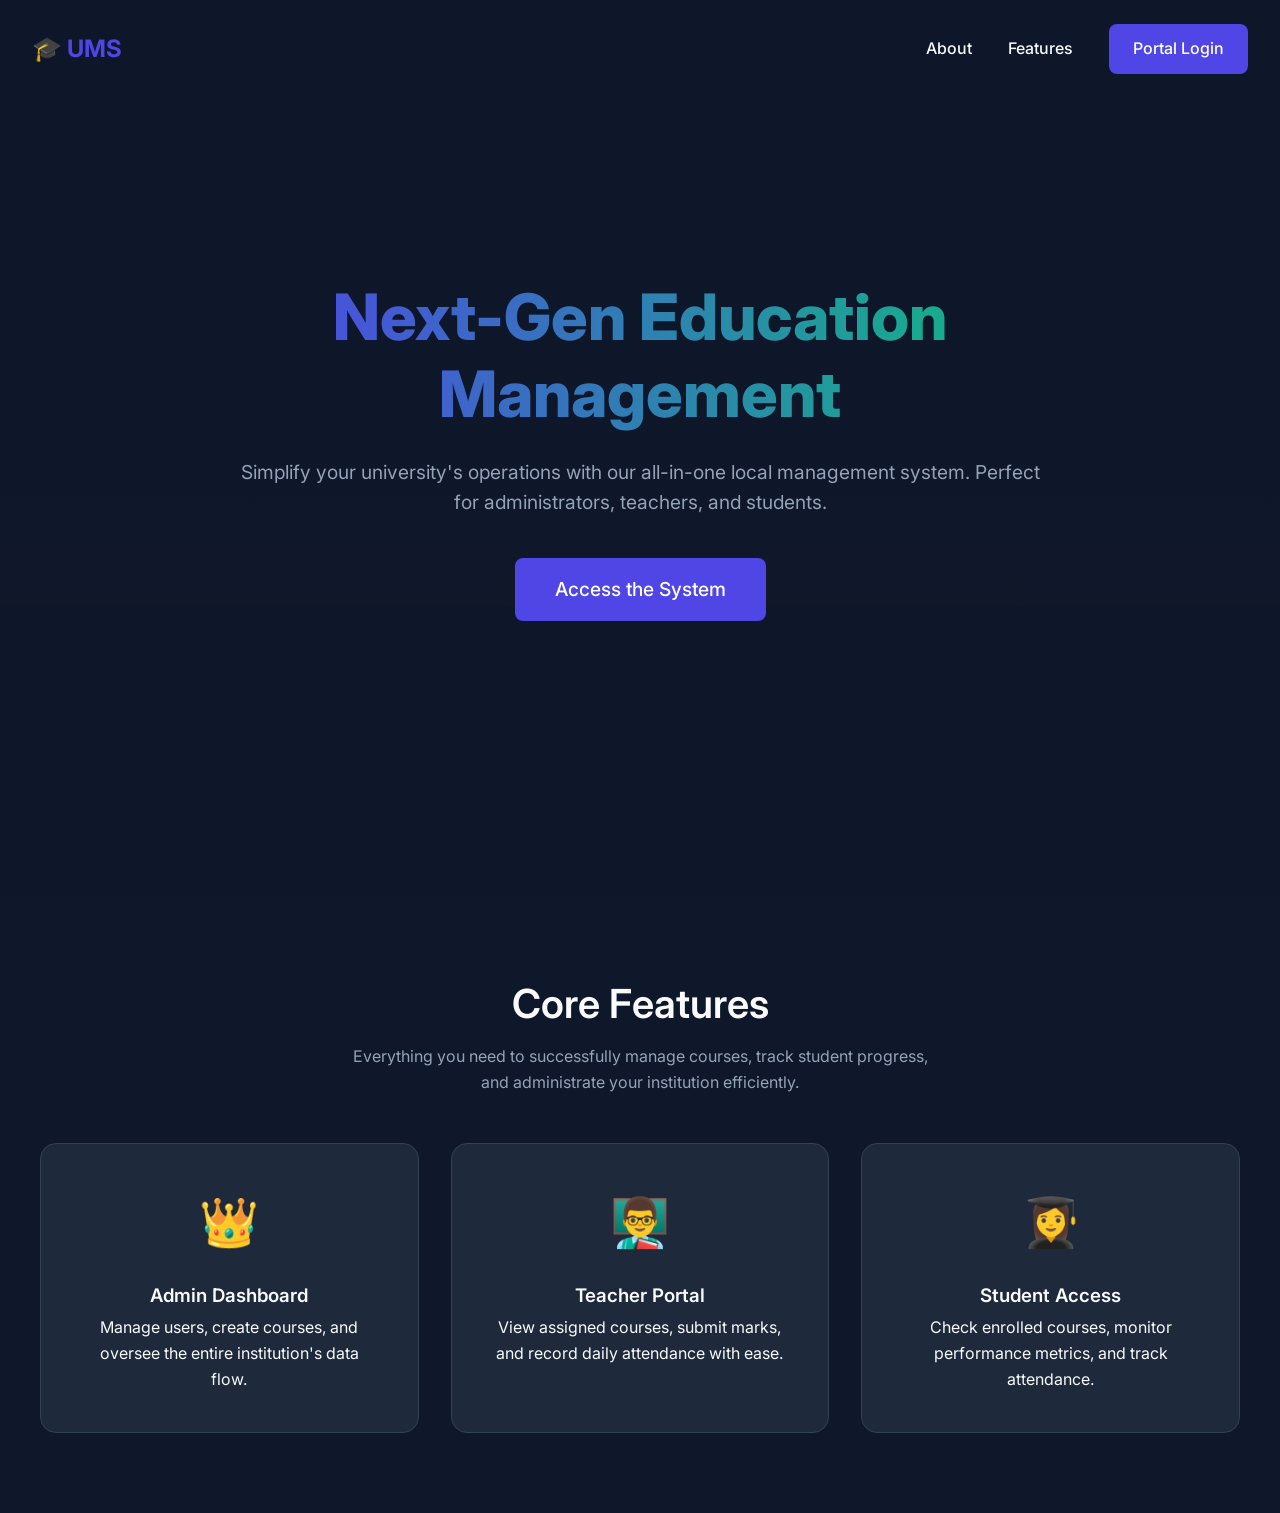
<file: index.html>
<!-- index.html -->
<!DOCTYPE html>
<html lang="en">
<head>
    <meta charset="UTF-8">
    <meta name="viewport" content="width=device-width, initial-scale=1.0">
    <title>University Management System</title>
    <link rel="stylesheet" href="assets/css/style.css">
    <style>
        .hero {
            min-height: 100vh;
            display: flex;
            align-items: center;
            justify-content: center;
            text-align: center;
            background: linear-gradient(rgba(15, 23, 42, 0.8), rgba(15, 23, 42, 0.9)), url('https://images.unsplash.com/photo-1541339907198-e08756dedf3f?ixlib=rb-1.2.1&auto=format&fit=crop&w=1920&q=80') center/cover;
            padding: 20px;
        }

        .navbar {
            position: fixed;
            top: 0;
            width: 100%;
            padding: 1.5rem 2rem;
            display: flex;
            justify-content: space-between;
            align-items: center;
            background: rgba(15, 23, 42, 0.9);
            backdrop-filter: blur(10px);
            z-index: 1000;
        }

        .nav-brand {
            font-size: 1.5rem;
            font-weight: 700;
            color: var(--primary);
        }

        .nav-links a {
            margin-left: 2rem;
            color: var(--text-main);
            font-weight: 500;
        }

        .nav-links a:hover {
            color: var(--primary);
        }

        .hero-content {
            max-width: 800px;
        }

        .hero-title {
            font-size: 4rem;
            font-weight: 800;
            margin-bottom: 1.5rem;
            background: linear-gradient(to right, #4f46e5, #10b981);
            -webkit-background-clip: text;
            -webkit-text-fill-color: transparent;
        }

        .hero-subtitle {
            font-size: 1.2rem;
            color: var(--text-muted);
            margin-bottom: 2.5rem;
        }

        .features-section {
            padding: 5rem 0;
            background-color: var(--bg-dark);
        }

        .features-grid {
            display: grid;
            grid-template-columns: repeat(auto-fit, minmax(300px, 1fr));
            gap: 2rem;
            margin-top: 3rem;
        }

        .feature-card {
            background: var(--bg-card);
            padding: 2.5rem;
            border-radius: 1rem;
            border: 1px solid var(--border);
            text-align: center;
            transition: transform 0.3s ease;
        }

        .feature-card:hover {
            transform: translateY(-10px);
            border-color: var(--primary);
        }

        .feature-icon {
            font-size: 3rem;
            margin-bottom: 1.5rem;
        }
    </style>
</head>
<body>

    <nav class="navbar">
        <div class="nav-brand">🎓 UMS</div>
        <div class="nav-links">
            <a href="#about">About</a>
            <a href="#features">Features</a>
            <a href="login.html" class="btn btn-primary" style="color: white; margin-left: 2rem;">Portal Login</a>
        </div>
    </nav>

    <section class="hero animate-fade-in">
        <div class="hero-content">
            <h1 class="hero-title">Next-Gen Education Management</h1>
            <p class="hero-subtitle">Simplify your university's operations with our all-in-one local management system. Perfect for administrators, teachers, and students.</p>
            <a href="login.html" class="btn btn-primary" style="font-size: 1.2rem; padding: 1rem 2.5rem;">Access the System</a>
        </div>
    </section>

    <section id="features" class="features-section container">
        <h2 class="text-center" style="font-size: 2.5rem; margin-bottom: 1rem;">Core Features</h2>
        <p class="text-center" style="color: var(--text-muted); max-width: 600px; margin: 0 auto;">Everything you need to successfully manage courses, track student progress, and administrate your institution efficiently.</p>
        
        <div class="features-grid">
            <div class="feature-card">
                <div class="feature-icon">👑</div>
                <h3>Admin Dashboard</h3>
                <p class="text-muted mt-1">Manage users, create courses, and oversee the entire institution's data flow.</p>
            </div>
            <div class="feature-card">
                <div class="feature-icon">👨‍🏫</div>
                <h3>Teacher Portal</h3>
                <p class="text-muted mt-1">View assigned courses, submit marks, and record daily attendance with ease.</p>
            </div>
            <div class="feature-card">
                <div class="feature-icon">👩‍🎓</div>
                <h3>Student Access</h3>
                <p class="text-muted mt-1">Check enrolled courses, monitor performance metrics, and track attendance.</p>
            </div>
        </div>
    </section>

</body>
</html>
</file>
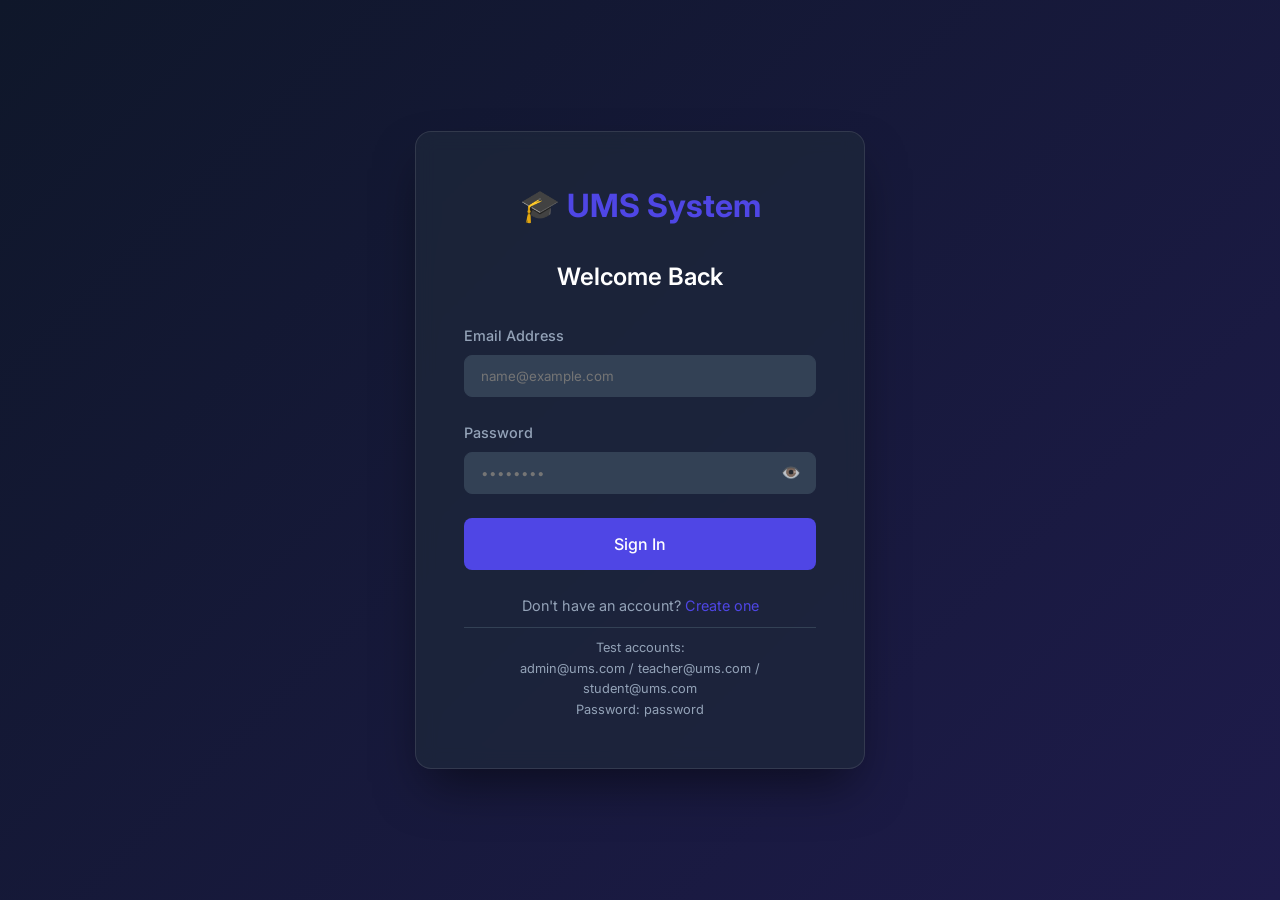
<file: login.html>
<!-- login.html -->
<!DOCTYPE html>
<html lang="en">
<head>
    <meta charset="UTF-8">
    <meta name="viewport" content="width=device-width, initial-scale=1.0">
    <title>Login - University Management System</title>
    <link rel="stylesheet" href="assets/css/style.css">
    <link rel="stylesheet" href="assets/css/auth.css">
</head>
<body>
    <div class="auth-container">
        <div class="auth-card animate-fade-in">
            <div class="auth-logo">🎓 UMS System</div>
            
            <!-- Login Form -->
            <div id="login-section">
                <h2>Welcome Back</h2>
                <form id="login-form">
                    <div class="form-group">
                        <label class="form-label" for="login-email">Email Address</label>
                        <input type="email" id="login-email" class="form-control" required placeholder="name@example.com">
                    </div>
                    <div class="form-group">
                        <label class="form-label" for="login-password">Password</label>
                        <div class="password-wrapper">
                            <input type="password" id="login-password" class="form-control" required placeholder="••••••••">
                            <span class="toggle-password" data-target="login-password">👁️</span>
                        </div>
                    </div>
                    <button type="submit" class="btn btn-primary btn-block">Sign In</button>
                </form>
                <div class="auth-switch">
                    Don't have an account? <a href="#" id="show-signup">Create one</a>
                </div>
                <div class="auth-switch" style="margin-top: 10px; font-size: 0.8rem; border-top: 1px solid var(--border); padding-top:10px;">
                    Test accounts:<br>
                    admin@ums.com / teacher@ums.com / student@ums.com <br> Password: password
                </div>
            </div>

            <!-- Signup Form -->
            <div id="signup-section" style="display: none;">
                <h2>Create Account</h2>
                <form id="signup-form-el">
                    <div class="form-group">
                        <label class="form-label" for="signup-name">Full Name</label>
                        <input type="text" id="signup-name" class="form-control" required placeholder="John Doe">
                    </div>
                    <div class="form-group">
                        <label class="form-label" for="signup-email">Email Address</label>
                        <input type="email" id="signup-email" class="form-control" required placeholder="name@example.com">
                    </div>
                    <div class="form-group">
                        <label class="form-label" for="signup-password">Password</label>
                        <div class="password-wrapper">
                            <input type="password" id="signup-password" class="form-control" required minlength="6" placeholder="••••••••">
                            <span class="toggle-password" data-target="signup-password">👁️</span>
                        </div>
                    </div>
                    <div class="form-group">
                        <label class="form-label" for="signup-role">I am a</label>
                        <select id="signup-role" class="form-control" required>
                            <option value="student">Student</option>
                            <option value="teacher">Teacher</option>
                        </select>
                    </div>
                    <div class="form-group">
                        <label class="form-label" for="signup-department">Select Course / Stream</label>
                        <select id="signup-department" class="form-control" required>
                            <option value="">Choose...</option>
                            <optgroup label="Undergraduate Programs (UG)">
                                <option value="B.Tech - Computer Science & Engineering (Co-Op)">B.Tech - Computer Science & Engineering (Co-Op)</option>
                                <option value="B.Tech - Civil Engineering">B.Tech - Civil Engineering</option>
                                <option value="B.Tech - Electrical & Electronics Engineering">B.Tech - Electrical & Electronics Engineering</option>
                                <option value="B.Tech - Mechanical Engineering">B.Tech - Mechanical Engineering</option>
                                <option value="BSc - Microbiology">BSc - Microbiology</option>
                                <option value="BSc - Chemistry">BSc - Chemistry</option>
                                <option value="BSc - Botany & Plant Biotechnology">BSc - Botany & Plant Biotechnology</option>
                                <option value="BSc - Zoology & Animal Biotechnology">BSc - Zoology & Animal Biotechnology</option>
                                <option value="BSc - Data Science">BSc - Data Science</option>
                                <option value="BBA">BBA</option>
                                <option value="BBA-LLB">BBA-LLB</option>
                                <option value="BA in Journalism & Mass Communication">BA in Journalism & Mass Communication</option>
                                <option value="B.Arch">B.Arch</option>
                                <option value="BCA">BCA</option>
                            </optgroup>
                            <optgroup label="Postgraduate Programs (PG)">
                                <option value="M.Sc - Organic Chemistry">M.Sc - Organic Chemistry</option>
                                <option value="M.Sc - Analytical Chemistry">M.Sc - Analytical Chemistry</option>
                                <option value="M.Sc - Clinical Embryology">M.Sc - Clinical Embryology</option>
                                <option value="M.Sc - Microbiology">M.Sc - Microbiology</option>
                                <option value="M.Sc - Botany & Biotechnology">M.Sc - Botany & Biotechnology</option>
                                <option value="M.Sc - Computer Science">M.Sc - Computer Science</option>
                                <option value="M.Sc - Pharmaceutical Chemistry">M.Sc - Pharmaceutical Chemistry</option>
                                <option value="Integrated BSc-MSc Biomedical Science">Integrated BSc-MSc Biomedical Science</option>
                                <option value="MBA (Marketing, HR, Finance, Operations)">MBA (Marketing, HR, Finance, Operations)</option>
                                <option value="LLM (Corporate & Commercial Laws)">LLM (Corporate & Commercial Laws)</option>
                                <option value="M.Tech">M.Tech</option>
                                <option value="MSW">MSW</option>
                                <option value="M.Ed">M.Ed</option>
                            </optgroup>
                            <optgroup label="Integrated Programs">
                                <option value="Integrated BTech-MBA-MSc (Computer Science)">Integrated BTech-MBA-MSc (Computer Science)</option>
                                <option value="Integrated BSc-MSc (Biomedical Science)">Integrated BSc-MSc (Biomedical Science)</option>
                            </optgroup>
                            <optgroup label="PhD & Diploma">
                                <option value="PhD (Management)">PhD (Management)</option>
                                <option value="PhD (Engineering)">PhD (Engineering)</option>
                                <option value="PhD (Sciences)">PhD (Sciences)</option>
                                <option value="PhD (Education)">PhD (Education)</option>
                                <option value="PhD (Journalism)">PhD (Journalism)</option>
                                <option value="PhD (Law)">PhD (Law)</option>
                                <option value="PG Diploma in Business Analytics">PG Diploma in Business Analytics</option>
                                <option value="Diploma in Bioinformatics">Diploma in Bioinformatics</option>
                                <option value="Diploma in Business and Corporate Law">Diploma in Business and Corporate Law</option>
                                <option value="Certificate in Machine Learning & AI">Certificate in Machine Learning & AI</option>
                            </optgroup>
                        </select>
                    </div>
                    <button type="submit" class="btn btn-primary btn-block">Sign Up</button>
                </form>
                <div class="auth-switch">
                    Already have an account? <a href="#" id="show-login">Sign In</a>
                </div>
            </div>

        </div>
    </div>

    <script src="assets/js/storage.js"></script>
    <script src="assets/js/app.js"></script>
    <script src="assets/js/auth.js"></script>
</body>
</html>
</file>
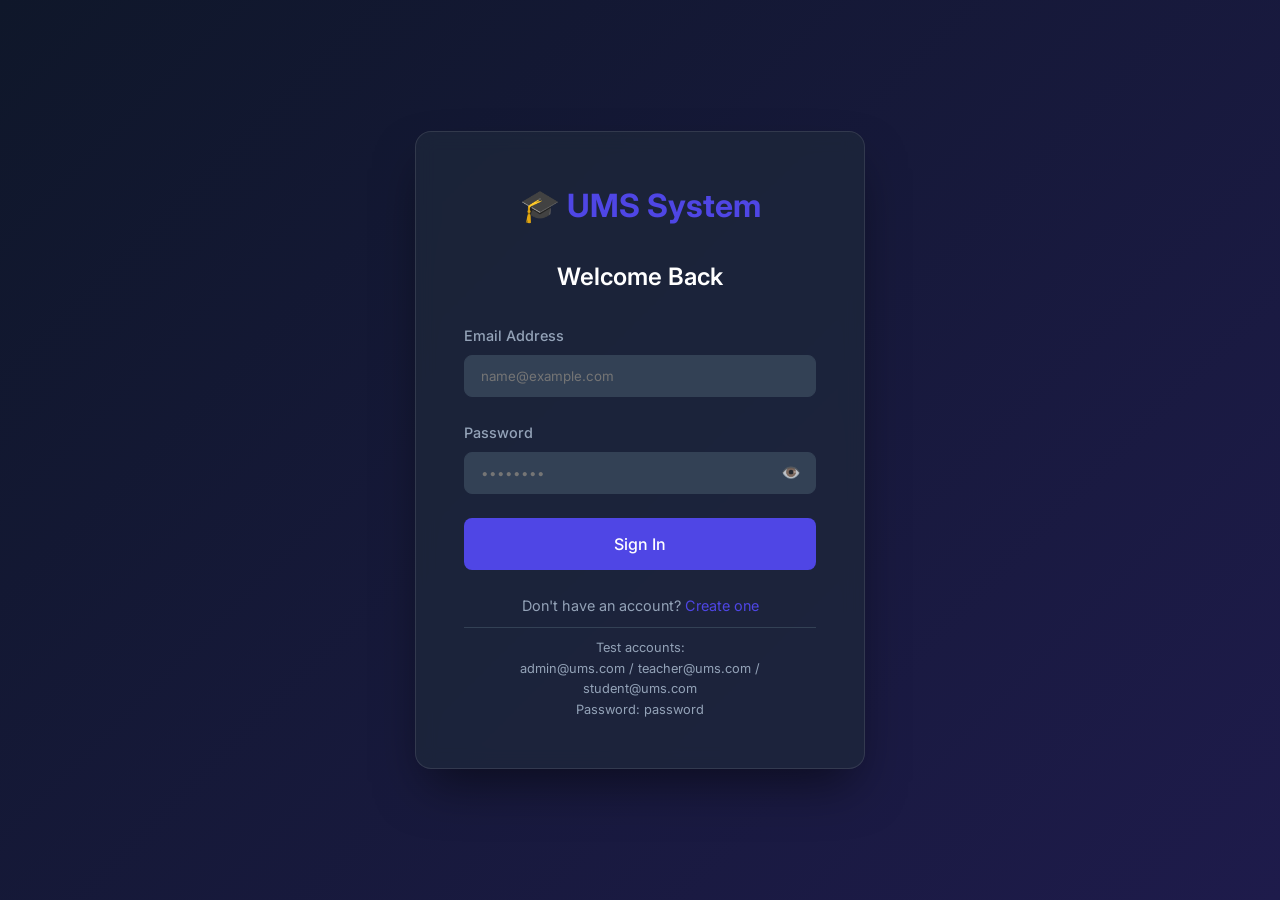
<file: teacher_dashboard.html>
<!-- teacher_dashboard.html -->
<!DOCTYPE html>
<html lang="en">
<head>
    <meta charset="UTF-8">
    <meta name="viewport" content="width=device-width, initial-scale=1.0">
    <title>Teacher Dashboard - UMS</title>
    <link rel="stylesheet" href="assets/css/style.css">
    <link rel="stylesheet" href="assets/css/dashboard.css">
</head>
<body>

    <div class="dashboard-layout">
        <aside class="sidebar">
            <div class="sidebar-header">
                🎓 UMS Teacher
            </div>
            <nav class="sidebar-nav">
                <a href="#" class="sidebar-link active" data-target="dashboard-sect">
                    <span>📚</span> My Courses
                </a>
                <a href="#" class="sidebar-link" data-target="marks-sect">
                    <span>📝</span> Grading & Marks
                </a>
                <a href="#" class="sidebar-link" data-target="students-sect">
                    <span>👥</span> My Students
                </a>
                <a href="#" class="sidebar-link" data-target="attendance-sect">
                    <span>📅</span> Attendance
                </a>
            </nav>
            <div class="sidebar-user">
                <div class="user-avatar" id="sidebar-user-avatar">T</div>
                <div style="flex-grow: 1;">
                    <div style="font-weight: 500;" id="sidebar-user-name">Teacher</div>
                    <div style="font-size: 0.8rem; color: var(--text-muted);" id="sidebar-user-role">Teacher</div>
                </div>
                <button class="btn btn-danger" style="padding: 0.5rem;" id="logout-btn">🚪</button>
            </div>
        </aside>

        <main class="main-content">
            <div class="dashboard-header animate-fade-in">
                <h2>Teacher Portal</h2>
                <div style="color: var(--text-muted);" id="current-date"></div>
            </div>

            <!-- Courses Overview -->
            <section id="dashboard-sect" class="content-section active">
                <div class="section-header">
                    <h3>My Assigned Courses</h3>
                </div>
                <div class="stats-grid" id="teacher-courses-grid">
                    <!-- Cards populated via JS -->
                </div>
            </section>

            <!-- Grading Section -->
            <section id="marks-sect" class="content-section">
                <div class="section-header">
                    <h3>Student Grading</h3>
                    <select id="course-select-marks" class="form-control" style="width: 250px;">
                        <option value="">Select Course...</option>
                    </select>
                </div>
                <div class="table-container" id="grading-area" style="display: none;">
                    <table>
                        <thead>
                            <tr>
                                <th>Student Name</th>
                                <th>Email</th>
                                <th>Marks Obtained</th>
                                <th>Action</th>
                            </tr>
                        </thead>
                        <tbody id="grading-table-body">
                        </tbody>
                    </table>
                </div>
            </section>

            <!-- Attendance Section -->
            <section id="attendance-sect" class="content-section">
                <div class="section-header">
                    <h3>Mark Attendance</h3>
                    <div style="display: flex; gap: 10px;">
                        <input type="date" id="attendance-date" class="form-control" style="width: auto;">
                        <select id="course-select-attendance" class="form-control" style="width: 250px;">
                            <option value="">Select Course...</option>
                        </select>
                    </div>
                </div>
                <div class="table-container" id="attendance-area" style="display: none;">
                    <table>
                        <thead>
                            <tr>
                                <th>Student Name</th>
                                <th>Email</th>
                                <th>Status</th>
                                <th>Action</th>
                            </tr>
                        </thead>
                        <tbody id="attendance-table-body">
                        </tbody>
                    </table>
                </div>
            </section>

            <!-- My Students Section -->
            <section id="students-sect" class="content-section">
                <div class="section-header">
                    <h3>My Students</h3>
                </div>
                
                <div class="stats-grid" style="margin-bottom: 2rem;">
                    <div class="stat-card">
                        <div class="stat-icon" style="background: rgba(16, 185, 129, 0.1); color: var(--secondary);">👥</div>
                        <div class="stat-info">
                            <h4 id="teacher-dept-name">Department</h4>
                            <p id="total-dept-students">0</p>
                            <small class="text-muted">Total Students</small>
                        </div>
                    </div>
                </div>

                <div class="table-container">
                    <table>
                        <thead>
                            <tr>
                                <th>Name</th>
                                <th>Email</th>
                                <th>Course / Stream</th>
                            </tr>
                        </thead>
                        <tbody id="dept-students-body">
                        </tbody>
                    </table>
                </div>
            </section>
        </main>
    </div>

    <script src="assets/js/storage.js"></script>
    <script src="assets/js/app.js"></script>
    <script src="assets/js/teacher.js"></script>
</body>
</html>
</file>
<file: assets/css/style.css>
/* assets/css/style.css */
@import url('https://fonts.googleapis.com/css2?family=Inter:wght@300;400;500;600;700&display=swap');

:root {
    --primary: #4f46e5;
    --primary-hover: #4338ca;
    --secondary: #10b981;
    --bg-dark: #0f172a;
    --bg-card: #1e293b;
    --bg-input: #334155;
    --text-main: #f8fafc;
    --text-muted: #94a3b8;
    --border: #334155;
    --danger: #ef4444;
    --warning: #f59e0b;
    --shadow: 0 4px 6px -1px rgba(0, 0, 0, 0.1), 0 2px 4px -1px rgba(0, 0, 0, 0.06);
    --glass: rgba(30, 41, 59, 0.7);
}

* {
    margin: 0;
    padding: 0;
    box-sizing: border-box;
    font-family: 'Inter', sans-serif;
}

body {
    background-color: var(--bg-dark);
    color: var(--text-main);
    line-height: 1.6;
    overflow-x: hidden;
}

/* Typography */
h1, h2, h3, h4, h5, h6 {
    font-weight: 600;
    line-height: 1.2;
}

a {
    color: var(--primary);
    text-decoration: none;
    transition: color 0.2s ease;
}

a:hover {
    color: var(--primary-hover);
}

/* Utilities */
.container {
    max-width: 1200px;
    margin: 0 auto;
    padding: 0 20px;
}

.text-center { text-align: center; }
.text-primary { color: var(--primary); }
.mt-1 { margin-top: 0.5rem; }
.mt-2 { margin-top: 1rem; }
.mt-3 { margin-top: 1.5rem; }
.mb-1 { margin-bottom: 0.5rem; }
.mb-2 { margin-bottom: 1rem; }
.mb-3 { margin-bottom: 1.5rem; }

/* Buttons */
.btn {
    display: inline-block;
    padding: 0.75rem 1.5rem;
    border-radius: 0.5rem;
    font-weight: 500;
    cursor: pointer;
    transition: all 0.2s ease;
    border: none;
    outline: none;
    text-align: center;
}

.btn-primary {
    background-color: var(--primary);
    color: white;
}

.btn-primary:hover {
    background-color: var(--primary-hover);
    transform: translateY(-1px);
    box-shadow: 0 4px 12px rgba(79, 70, 229, 0.3);
}

.btn-outline {
    background-color: transparent;
    border: 1px solid var(--primary);
    color: var(--primary);
}

.btn-outline:hover {
    background-color: var(--primary);
    color: white;
}

.btn-danger {
    background-color: var(--danger);
    color: white;
}

.btn-danger:hover {
    background-color: #dc2626;
}

.btn-block {
    display: block;
    width: 100%;
}

/* Forms */
.form-group {
    margin-bottom: 1.5rem;
}

.form-label {
    display: block;
    margin-bottom: 0.5rem;
    font-weight: 500;
    color: var(--text-muted);
    font-size: 0.9rem;
}

.form-control {
    width: 100%;
    padding: 0.75rem 1rem;
    background-color: var(--bg-input);
    border: 1px solid var(--border);
    border-radius: 0.5rem;
    color: var(--text-main);
    transition: all 0.2s ease;
}

.form-control:focus {
    outline: none;
    border-color: var(--primary);
    box-shadow: 0 0 0 2px rgba(79, 70, 229, 0.2);
}

/* Toast Notifications */
#toast-container {
    position: fixed;
    top: 20px;
    right: 20px;
    z-index: 9999;
    display: flex;
    flex-direction: column;
    gap: 10px;
}

.toast {
    background: var(--bg-card);
    color: white;
    padding: 1rem 1.5rem;
    border-radius: 0.5rem;
    box-shadow: var(--shadow);
    border-left: 4px solid var(--primary);
    transform: translateX(120%);
    transition: transform 0.3s ease;
    display: flex;
    align-items: center;
    gap: 10px;
}

.toast.show {
    transform: translateX(0);
}

.toast.success { border-color: var(--secondary); }
.toast.error { border-color: var(--danger); }
.toast.warning { border-color: var(--warning); }

/* Animations */
@keyframes fadeIn {
    from { opacity: 0; transform: translateY(10px); }
    to { opacity: 1; transform: translateY(0); }
}

.animate-fade-in {
    animation: fadeIn 0.4s ease forwards;
}
</file>
<file: assets/css/auth.css>
/* assets/css/auth.css */
.auth-container {
    min-height: 100vh;
    display: flex;
    align-items: center;
    justify-content: center;
    background: linear-gradient(135deg, var(--bg-dark), #1e1b4b);
    padding: 20px;
}

.auth-card {
    background: var(--glass);
    backdrop-filter: blur(10px);
    border: 1px solid rgba(255, 255, 255, 0.1);
    padding: 3rem;
    border-radius: 1rem;
    width: 100%;
    max-width: 450px;
    box-shadow: 0 25px 50px -12px rgba(0, 0, 0, 0.5);
    text-align: center;
}

.auth-logo {
    font-size: 2rem;
    color: var(--primary);
    margin-bottom: 2rem;
    font-weight: 700;
}

.auth-card h2 {
    margin-bottom: 2rem;
    color: white;
}

.auth-card .form-group {
    text-align: left;
}

.auth-card .btn-block {
    margin-top: 1.5rem;
    padding: 1rem;
    font-size: 1rem;
}

.auth-switch {
    margin-top: 1.5rem;
    color: var(--text-muted);
    font-size: 0.9rem;
}

#signup-form {
    display: none;
}

.password-wrapper {
    position: relative;
    display: flex;
    align-items: center;
}

.toggle-password {
    position: absolute;
    right: 15px;
    cursor: pointer;
    user-select: none;
    opacity: 0.7;
    transition: opacity 0.3s ease;
}

.toggle-password:hover {
    opacity: 1;
}
</file>
<file: assets/css/dashboard.css>
/* assets/css/dashboard.css */

.dashboard-layout {
    display: flex;
    min-height: 100vh;
}

/* Sidebar Styling */
.sidebar {
    width: 260px;
    background: #0f172a;
    border-right: 1px solid var(--border);
    display: flex;
    flex-direction: column;
    padding: 1.5rem 0;
    position: fixed;
    height: 100vh;
    z-index: 100;
}

.sidebar-header {
    padding: 0 1.5rem 1.5rem;
    font-size: 1.25rem;
    font-weight: 700;
    color: var(--primary);
    border-bottom: 1px solid var(--border);
    margin-bottom: 1.5rem;
}

.sidebar-nav {
    display: flex;
    flex-direction: column;
    gap: 0.5rem;
    padding: 0 1rem;
    flex-grow: 1;
}

.sidebar-link {
    display: flex;
    align-items: center;
    gap: 1rem;
    padding: 0.75rem 1rem;
    color: var(--text-muted);
    border-radius: 0.5rem;
    transition: all 0.2s;
}

.sidebar-link:hover, .sidebar-link.active {
    background: var(--bg-input);
    color: var(--text-main);
}

.sidebar-link.active {
    background: var(--primary);
    color: white;
}

.sidebar-user {
    padding: 1.5rem;
    border-top: 1px solid var(--border);
    display: flex;
    align-items: center;
    gap: 1rem;
}

.user-avatar {
    width: 40px;
    height: 40px;
    border-radius: 50%;
    background: var(--primary);
    display: flex;
    align-items: center;
    justify-content: center;
    font-weight: bold;
    color: white;
}

/* Main Content Styling */
.main-content {
    flex-grow: 1;
    margin-left: 260px;
    padding: 2rem;
    background: #0b1120;
}

.dashboard-header {
    display: flex;
    justify-content: space-between;
    align-items: center;
    margin-bottom: 2rem;
}

/* Stats Cards */
.stats-grid {
    display: grid;
    grid-template-columns: repeat(auto-fit, minmax(240px, 1fr));
    gap: 1.5rem;
    margin-bottom: 2rem;
}

.stat-card {
    background: var(--bg-card);
    padding: 1.5rem;
    border-radius: 0.75rem;
    border: 1px solid var(--border);
    display: flex;
    align-items: center;
    gap: 1.5rem;
}

.stat-icon {
    width: 50px;
    height: 50px;
    border-radius: 0.5rem;
    background: rgba(79, 70, 229, 0.1);
    color: var(--primary);
    display: flex;
    align-items: center;
    justify-content: center;
    font-size: 1.5rem;
}

.stat-info h4 {
    color: var(--text-muted);
    font-size: 0.875rem;
    font-weight: 500;
}

.stat-info p {
    font-size: 1.5rem;
    font-weight: 700;
    color: var(--text-main);
}

/* Tables Layout */
.content-section {
    background: var(--bg-card);
    border-radius: 0.75rem;
    border: 1px solid var(--border);
    padding: 1.5rem;
    margin-bottom: 2rem;
    display: none; /* sections are toggled */
}

.content-section.active {
    display: block;
    animation: fadeIn 0.3s ease;
}

.section-header {
    display: flex;
    justify-content: space-between;
    align-items: center;
    margin-bottom: 1.5rem;
}

/* Advanced Tables */
.table-container {
    overflow-x: auto;
}

table {
    width: 100%;
    border-collapse: collapse;
}

th, td {
    padding: 1rem;
    text-align: left;
    border-bottom: 1px solid var(--border);
}

th {
    font-weight: 600;
    color: var(--text-muted);
    background: rgba(0,0,0,0.2);
}

tr:hover {
    background: rgba(255,255,255,0.02);
}

.badge {
    padding: 0.25rem 0.75rem;
    border-radius: 999px;
    font-size: 0.75rem;
    font-weight: 600;
}
.badge-admin { background: rgba(245, 158, 11, 0.2); color: var(--warning); }
.badge-teacher { background: rgba(16, 185, 129, 0.2); color: var(--secondary); }
.badge-student { background: rgba(79, 70, 229, 0.2); color: var(--primary); }

/* Chart Container */
.chart-container {
    background: var(--bg-card);
    padding: 1.5rem;
    border-radius: 0.75rem;
    border: 1px solid var(--border);
    margin-bottom: 2rem;
    height: 350px;
}

/* Search bar inline */
.search-input {
    background: var(--bg-input) url('data:image/svg+xml;utf8,<svg xmlns="http://www.w3.org/2000/svg" width="16" height="16" viewBox="0 0 24 24" fill="none" stroke="%2394a3b8" stroke-width="2" stroke-linecap="round" stroke-linejoin="round"><circle cx="11" cy="11" r="8"></circle><line x1="21" y1="21" x2="16.65" y2="16.65"></line></svg>') no-repeat 12px center;
    padding: 0.5rem 1rem 0.5rem 2.5rem;
    border: 1px solid var(--border);
    border-radius: 0.5rem;
    color: white;
}
</file>
